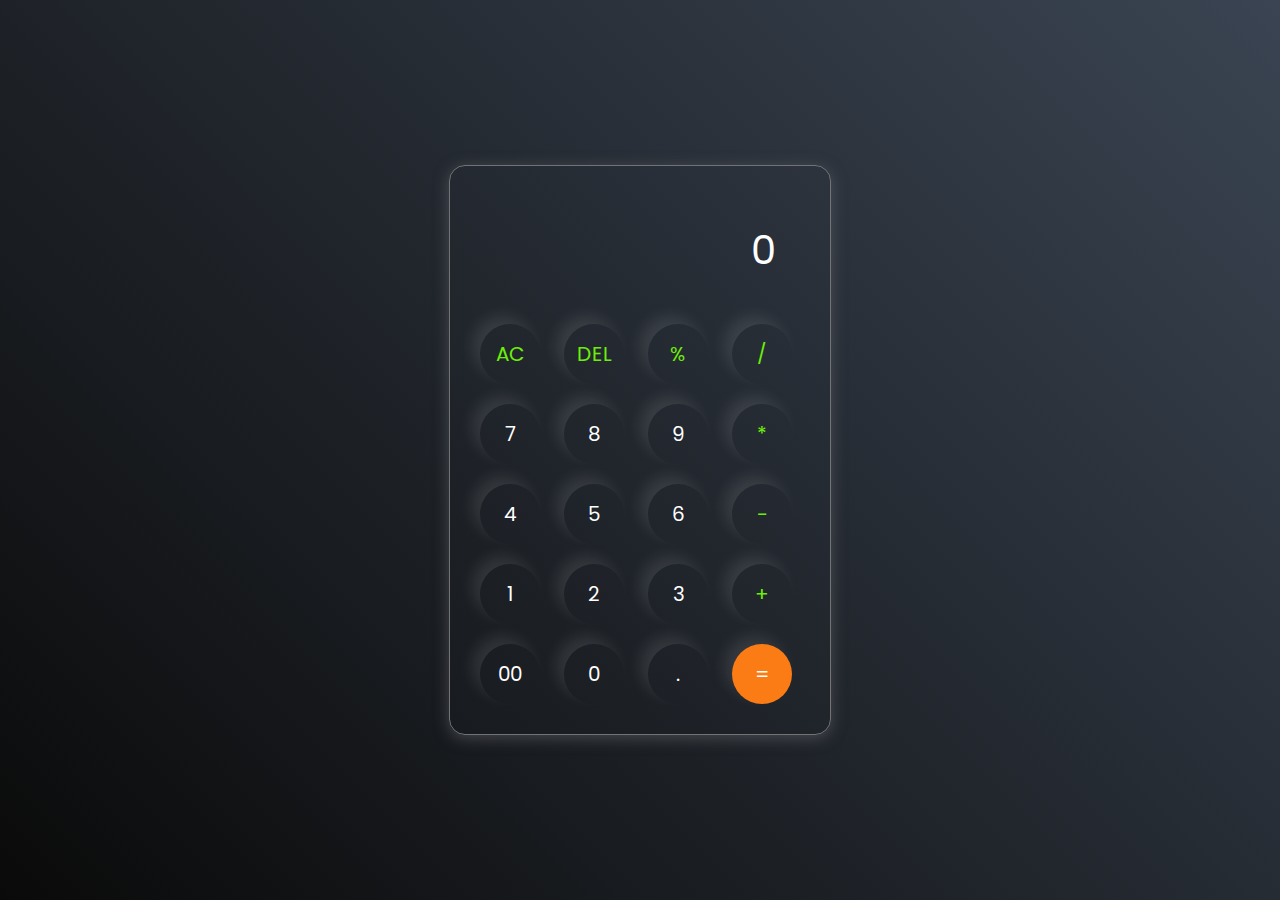
<file: Calculator/index.html>
<!DOCTYPE html>
<html lang="en">
  <head>
    <meta charset="UTF-8" />
    <meta http-equiv="X-UA-Compatible" content="IE=edge" />
    <meta name="viewport" content="width=device-width, initial-scale=1.0" />
    <link rel="stylesheet" href="style.css" />
    <title>Calculator - By Divya Dave</title>
  </head>
  <body>
    <div class="container">
      <div class="calculator">
        <input type="text" id="inputBox" placeholder="0" />
        <div>
          <button class="button operator">AC</button>
          <button class="button operator">DEL</button>
          <button class="button operator">%</button>
          <button class="button operator">/</button>
        </div>
        <div>
          <button class="button">7</button>
          <button class="button">8</button>
          <button class="button">9</button>
          <button class="button operator">*</button>
        </div>
        <div>
          <button class="button">4</button>
          <button class="button">5</button>
          <button class="button">6</button>
          <button class="button operator">-</button>
        </div>
        <div>
          <button class="button">1</button>
          <button class="button">2</button>
          <button class="button">3</button>
          <button class="button operator">+</button>
        </div>

        <div>
          <button class="button">00</button>
          <button class="button">0</button>
          <button class="button">.</button>
          <button class="button equalBtn">=</button>
        </div>
      </div>
    </div>

    <script src="script.js"></script>
  </body>
</html>
</file>
<file: Calculator/style.css>
@import url('https://fonts.googleapis.com/css2?family=Poppins:wght@500&display=swap');

*{
    margin: 0;
    padding: 0;
    box-sizing: border-box;
    font-family: 'Poppins', sans-serif;
}

body{
    width: 100%;
    height: 100vh;
    display: flex;
    justify-content: center;
    align-items: center;
    background: linear-gradient(45deg, #0a0a0a, #3a4452);
}

.calculator{
    border: 1px solid #717377;
    padding: 20px;
    border-radius: 16px;
    background: transparent;
    box-shadow: 0px 3px 15px rgba(113, 115, 119, 0.5);

}

input{
    width: 320px;
    border: none;
    padding: 24px;
    margin: 10px;
    background: transparent;
    box-shadow: 0px 3px 15px rgbs(84, 84, 84, 0.1);
    font-size: 40px;
    text-align: right;
    cursor: pointer;
    color: #ffffff;
}

input::placeholder{
    color: #ffffff;
}

button{
    border: none;
    width: 60px;
    height: 60px;
    margin: 10px;
    border-radius: 50%;
    background: transparent;
    color: #ffffff;
    font-size: 20px;
    box-shadow: -8px -8px 15px rgba(255, 255, 255, 0.1);
    cursor: pointer;
}

.equalBtn{
    background-color: #fb7c14;
}

.operator{
    color: #6dee0a;
}
</file>
